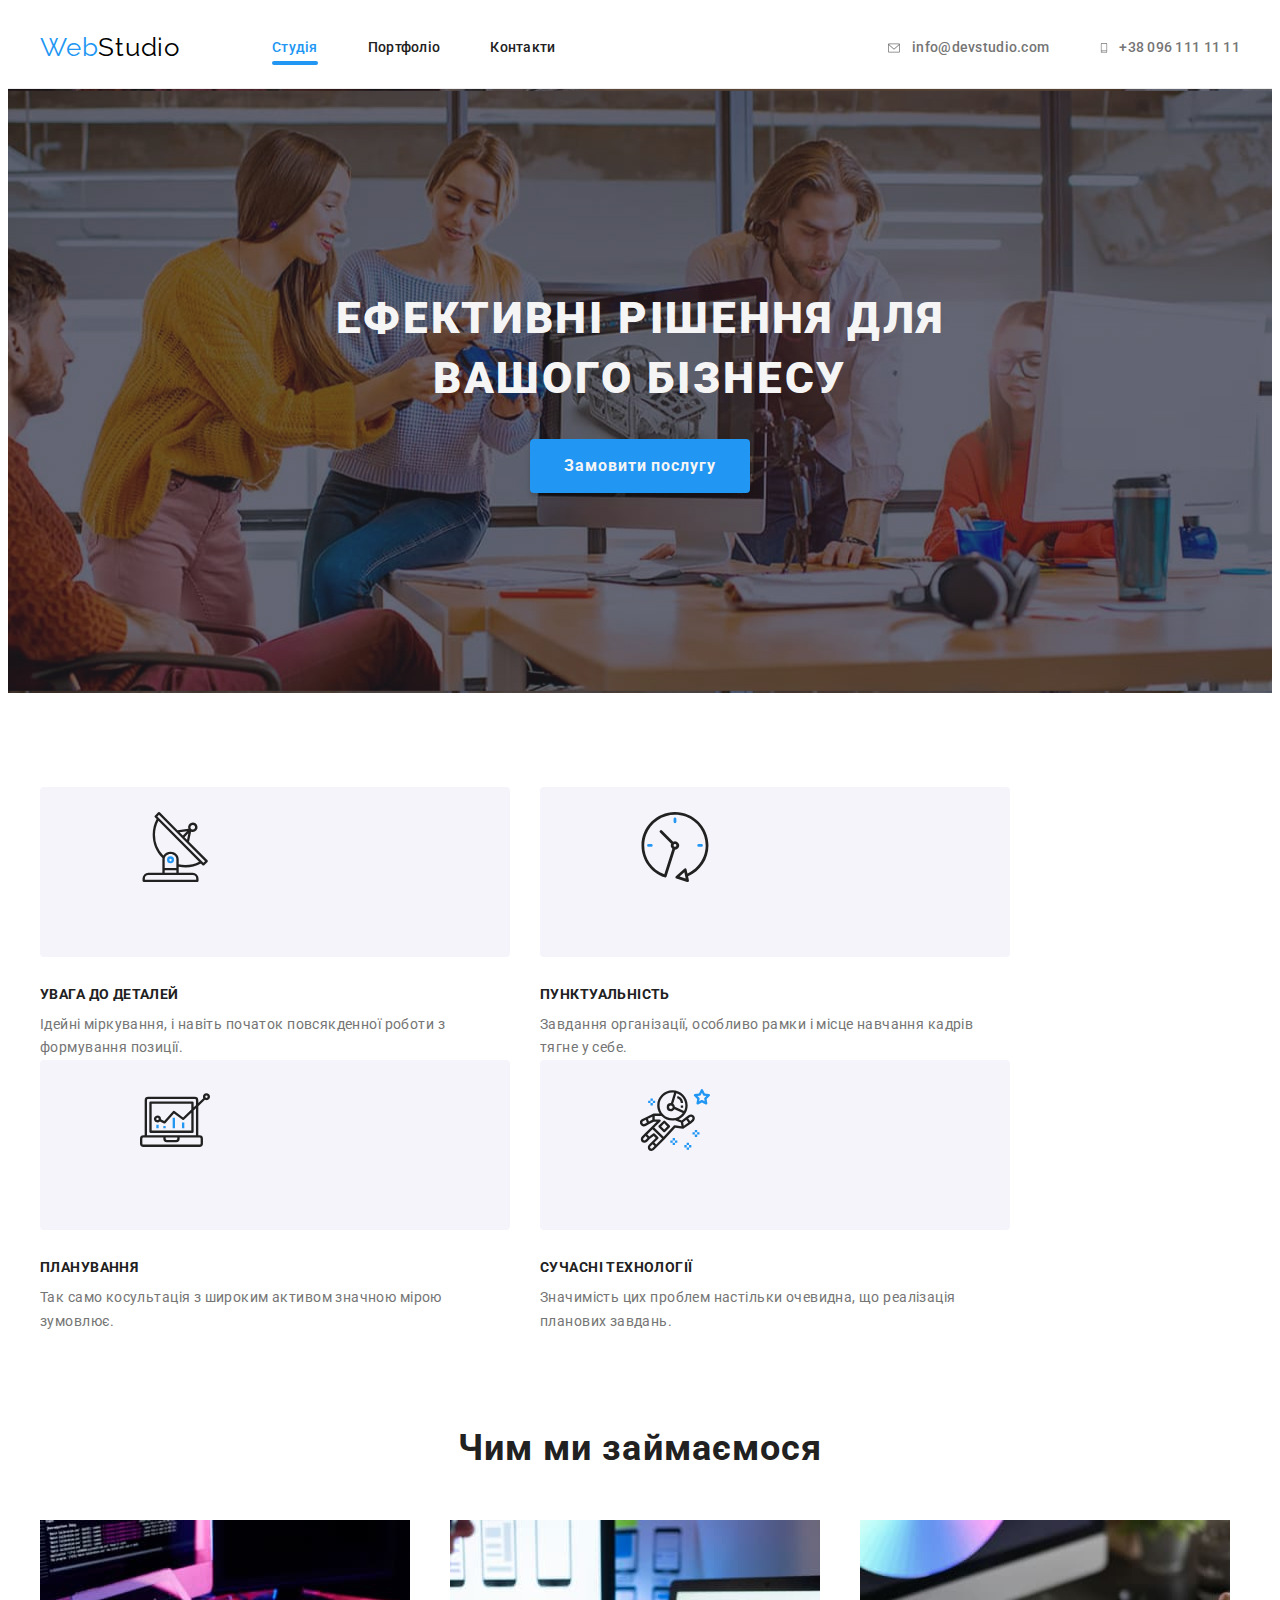
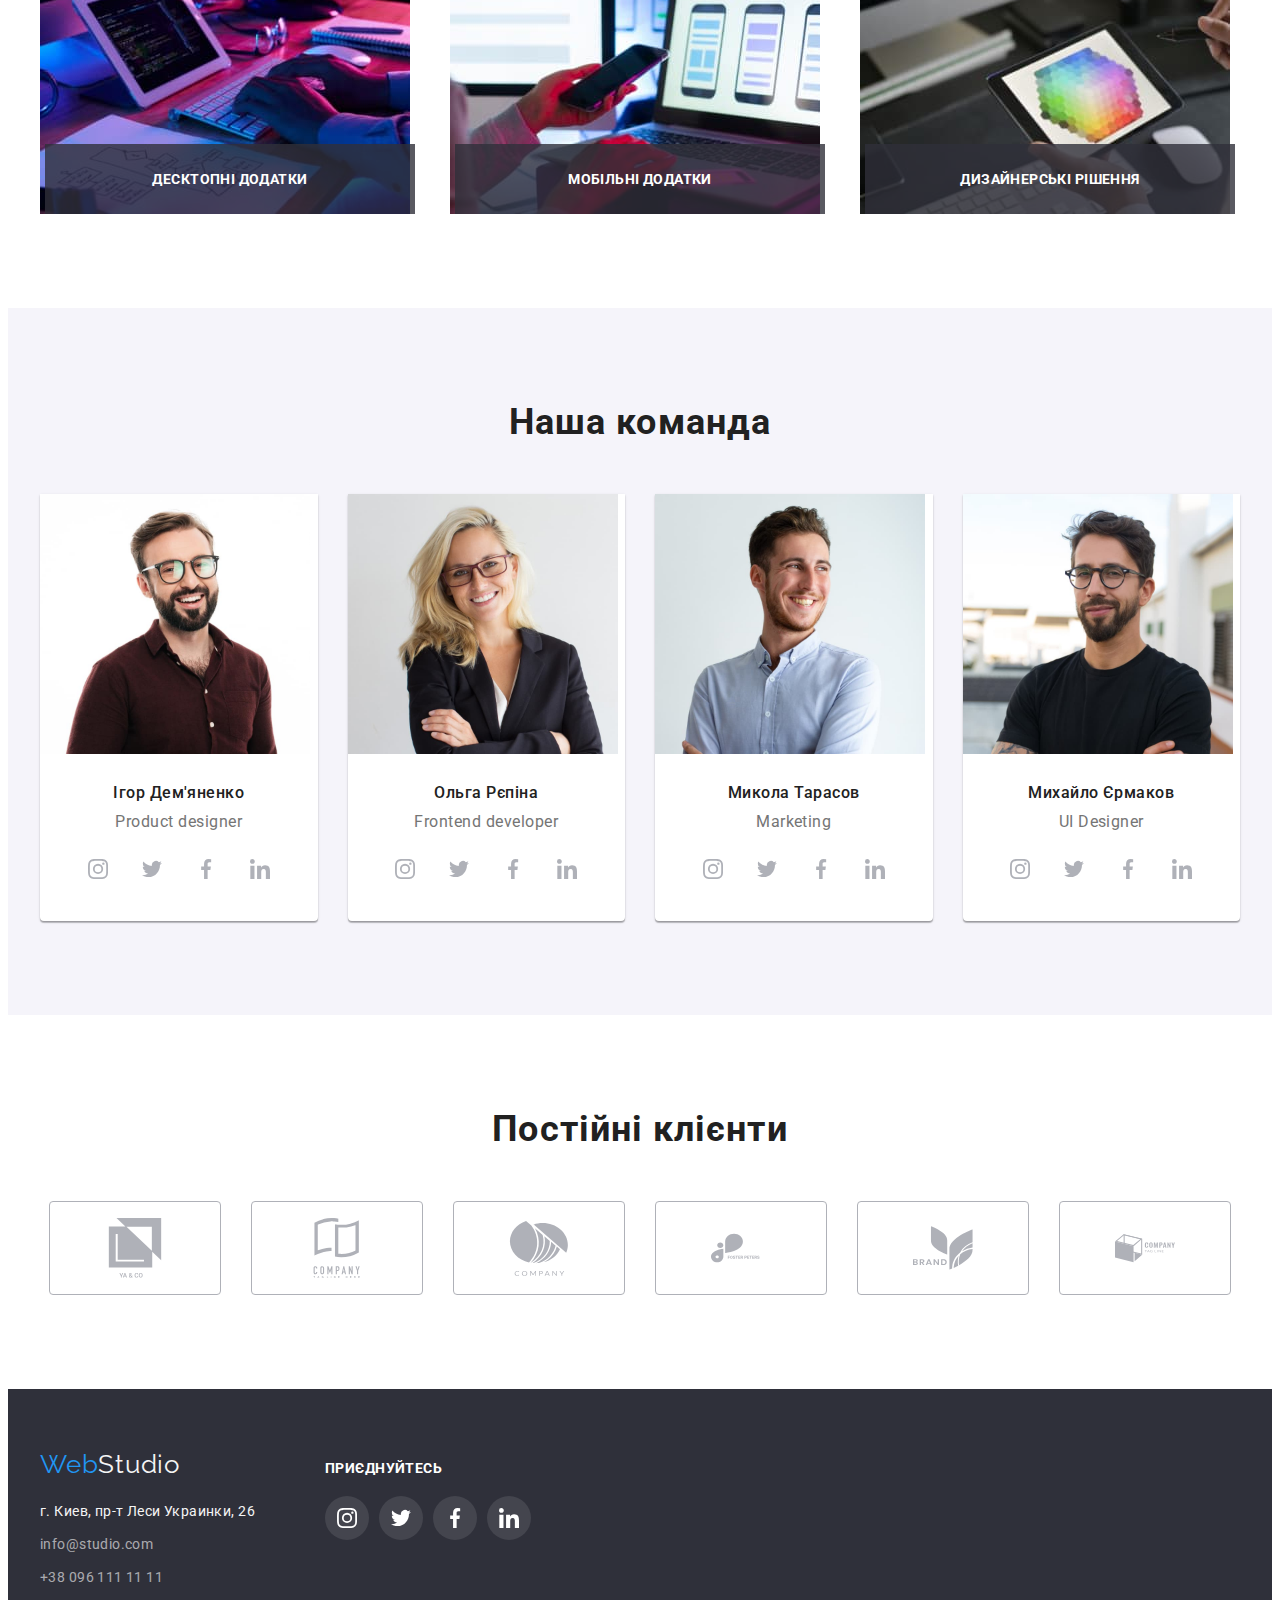
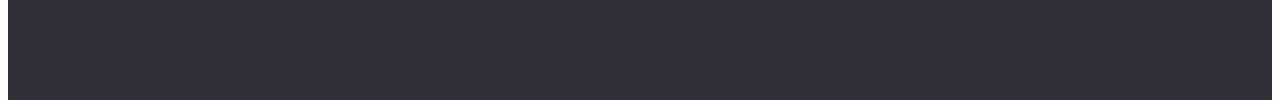
<file: index.html>
<!DOCTYPE html>
<html lang="uk">
  <head>
    <title>Студія</title>
    <meta charset="utf-8" />
    <meta name="description" content="ефективні рішення для бізнесу" />
    <link
      href="https://fonts.googleapis.com/css2?family=Raleway:wght@700&family=Roboto:wght@400;500;700;900&display=swap"
      rel="stylesheet"
    />
    <link
      rel="stylesheet"
      href="https://cdnjs.cloudflare.com/ajax/libs/modern-normalize/1.1.0/modern-normalize.min.css"
      integrity="sha512-wpPYUAdjBVSE4KJnH1VR1HeZfpl1ub8YT/NKx4PuQ5NmX2tKuGu6U/JRp5y+Y8XG2tV+wKQpNHVUX03MfMFn9Q=="
      crossorigin="anonymous"
      referrerpolicy="no-referrer"
    />
    <link rel="stylesheet" href="./css/styles.css" />
  </head>
  <body>
    <header class="header">
      <div class="container header-container">
        <nav class="header-nav">
          <a class="link logo header-logo" href="./index.html" lang="en"
            ><span>Web</span>Studio</a
          >
          <ul class="list header-list">
            <li class="header-item">
              <a
                class="link header-link header-item current"
                href="./index.html"
                >Студія</a
              >
            </li>
            <li class="header-item">
              <a class="link header-link header-item" href="./portfolio.html"
                >Портфоліо</a
              >
            </li>
            <li class="header-item">
              <a class="link header-link header-item" href="#">Контакти</a>
            </li>
          </ul>
        </nav>
        <ul class="list header-contact-list">
          <li>
            <a
              class="link header-link header-contact"
              href="mailto:info@devstudio.com"
            >
              <svg class="contact-icon" width="16" height="12">
                <use href="./images/icons.svg#icon-envelope"></use>
              </svg>
              info@devstudio.com</a
            >
          </li>
          <li>
            <a class="link header-link header-contact" href="tel:+380961111111">
              <svg class="contact-icon" width="10" height="16">
                <use href="./images/icons.svg#icon-smartphone"></use>
              </svg>
              +38 096 111 11 11</a
            >
          </li>
        </ul>
      </div>
    </header>
    <main>
      <section class="hero">
        <div class="container">
          <h1 class="hero-title">Ефективні рішення для вашого бізнесу</h1>
          <button type="button" class="hero-button" data-modal-open>
            Замовити послугу
          </button>
        </div>
      </section>
      <section class="text">
        <div class="container">
          <h2 class="text-tittle visually-hidden">Наші особливості</h2>
          <ul class="list text-list">
            <li class="text-item">
              <div class="text-background">
                <svg class="text-icon" width="70" height="70">
                  <use href="./images/icons.svg#icon-group"></use>
                </svg>
              </div>
              <h3 class="text-title">Увага до деталей</h3>
              <p class="text-aside">
                Ідейні міркування, і навіть початок повсякденної роботи з
                формування позиції.
              </p>
            </li>
            <li class="text-item">
              <div class="text-background">
                <svg class="text-icon" width="70" height="70">
                  <use href="./images/icons.svg#icon-clock"></use>
                </svg>
              </div>
              <h3 class="text-title">Пунктуальність</h3>
              <p class="text-aside">
                Завдання організації, особливо рамки і місце навчання кадрів
                тягне у себе.
              </p>
            </li>
            <li class="text-item">
              <div class="text-background">
                <svg class="text-icon" width="70" height="70">
                  <use href="./images/icons.svg#icon-diagram"></use>
                </svg>
              </div>
              <h3 class="text-title">Планування</h3>
              <p class="text-aside">
                Так само косультація з широким активом значною мірою зумовлює.
              </p>
            </li>
            <li class="text-item">
              <div class="text-background">
                <svg class="text-icon" width="70" height="70">
                  <use href="./images/icons.svg#icon-astronaut"></use>
                </svg>
              </div>
              <h3 class="text-title">Сучасні технології</h3>
              <p class="text-aside">
                Значимість цих проблем настільки очевидна, що реалізація
                планових завдань.
              </p>
            </li>
          </ul>
        </div>
      </section>
      <section class="category section">
        <div class="container">
          <h2 class="studio-title category-title">Чим ми займаємося</h2>
          <ul class="list category-list">
            <li class="category-item">
              <div class="category-pic">
                <img
                  class="category-pic"
                  src="./images/htmlcss.jpg"
                  alt="Верстка сайту"
                  width="370"
                />
                <p class="category-text">Десктопні додатки</p>
              </div>
            </li>
            <li class="category-item">
              <div class="category-pic">
                <img
                  class="category-pic"
                  src="./images/design.jpg"
                  alt="Дизайн"
                  width="370"
                />
                <p class="category-text">Мобільні додатки</p>
              </div>
            </li>
            <li class="category-item">
              <div class="category-pic">
                <img
                  class="category-pic"
                  src="./images/colour.jpg"
                  alt="Колористика"
                  width="370"
                />
                <p class="category-text">Дизайнерські рішення</p>
              </div>
            </li>
          </ul>
        </div>
      </section>
      <section class="team section">
        <div class="container">
          <h2 class="studio-title">Наша команда</h2>
          <ul class="list team-list">
            <li class="team-item">
              <img
                src="./images/productdesigner.jpg"
                alt="Ігор Дем'яненко"
                width="270"
                class="team-pic"
              />
              <h3 class="team-name">Ігор Дем'яненко</h3>
              <p class="team-text" lang="en">Product designer</p>
              <ul class="team-links">
                <li class="team-links-list list">
                  <a
                    class="team-link-icon"
                    href=""
                    target="_blank"
                    rel="noopener noreferrer nofollow"
                  >
                    <svg class="team-icon" width="20" height="20">
                      <use href="./images/icons.svg#icon-instagram"></use>
                    </svg>
                  </a>
                </li>
                <li class="team-links-list list">
                  <a
                    class="team-link-icon"
                    href=""
                    target="_blank"
                    rel="noopener noreferrer nofollow"
                  >
                    <svg class="team-icon" width="20" height="20">
                      <use href="./images/icons.svg#icon-twitter"></use>
                    </svg>
                  </a>
                </li>
                <li class="team-links-list list">
                  <a
                    class="team-link-icon"
                    href=""
                    target="_blank"
                    rel="noopener noreferrer nofollow"
                  >
                    <svg class="team-icon" width="20" height="20">
                      <use href="./images/icons.svg#icon-facebook"></use>
                    </svg>
                  </a>
                </li>
                <li class="team-links-list list">
                  <a
                    class="team-link-icon"
                    href=""
                    target="_blank"
                    rel="noopener noreferrer nofollow"
                  >
                    <svg class="team-icon" width="20" height="20">
                      <use href="./images/icons.svg#icon-linkedin"></use>
                    </svg>
                  </a>
                </li>
              </ul>
            </li>
            <li class="team-item">
              <img
                src="./images/frontenddeveloper.jpg"
                alt="Ольга Рєпіна"
                width="270"
                class="team-pic"
              />
              <h3 class="team-name">Ольга Рєпіна</h3>
              <p class="team-text" lang="en">Frontend developer</p>
              <ul class="team-links">
                <li class="team-links-list list">
                  <a
                    class="team-link-icon"
                    href=""
                    target="_blank"
                    rel="noopener noreferrer nofollow"
                  >
                    <svg class="team-icon" width="20" height="20">
                      <use href="./images/icons.svg#icon-instagram"></use>
                    </svg>
                  </a>
                </li>
                <li class="team-links-list list">
                  <a
                    class="team-link-icon"
                    href=""
                    target="_blank"
                    rel="noopener noreferrer nofollow"
                  >
                    <svg class="team-icon" width="20" height="20">
                      <use href="./images/icons.svg#icon-twitter"></use>
                    </svg>
                  </a>
                </li>
                <li class="team-links-list list">
                  <a
                    class="team-link-icon"
                    href=""
                    target="_blank"
                    rel="noopener noreferrer nofollow"
                  >
                    <svg class="team-icon" width="20" height="20">
                      <use href="./images/icons.svg#icon-facebook"></use>
                    </svg>
                  </a>
                </li>
                <li class="team-links-list list">
                  <a
                    class="team-link-icon"
                    href=""
                    target="_blank"
                    rel="noopener noreferrer nofollow"
                  >
                    <svg class="team-icon" width="20" height="20">
                      <use href="./images/icons.svg#icon-linkedin"></use>
                    </svg>
                  </a>
                </li>
              </ul>
            </li>
            <li class="team-item">
              <img
                src="./images/marketing.jpg"
                alt="Микола Тарасов"
                width="270"
                class="team-pic"
              />
              <h3 class="team-name">Микола Тарасов</h3>
              <p class="team-text" lang="en">Marketing</p>
              <ul class="team-links">
                <li class="team-links-list list">
                  <a
                    class="team-link-icon"
                    href=""
                    target="_blank"
                    rel="noopener noreferrer nofollow"
                  >
                    <svg class="team-icon" width="20" height="20">
                      <use href="./images/icons.svg#icon-instagram"></use>
                    </svg>
                  </a>
                </li>
                <li class="team-links-list list">
                  <a
                    class="team-link-icon"
                    href=""
                    target="_blank"
                    rel="noopener noreferrer nofollow"
                  >
                    <svg class="team-icon" width="20" height="20">
                      <use href="./images/icons.svg#icon-twitter"></use>
                    </svg>
                  </a>
                </li>
                <li class="team-links-list list">
                  <a
                    class="team-link-icon"
                    href=""
                    target="_blank"
                    rel="noopener noreferrer nofollow"
                  >
                    <svg class="team-icon" width="20" height="20">
                      <use href="./images/icons.svg#icon-facebook"></use>
                    </svg>
                  </a>
                </li>
                <li class="team-links-list list">
                  <a
                    class="team-link-icon"
                    href=""
                    target="_blank"
                    rel="noopener noreferrer nofollow"
                  >
                    <svg class="team-icon" width="20" height="20">
                      <use href="./images/icons.svg#icon-linkedin"></use>
                    </svg>
                  </a>
                </li>
              </ul>
            </li>
            <li class="team-item">
              <img
                src="./images/uidesigner.jpg"
                alt="Михайло Єрмаков"
                width="270"
                class="team-pic"
              />
              <h3 class="team-name">Михайло Єрмаков</h3>
              <p class="team-text" lang="en">UI Designer</p>
              <ul class="team-links">
                <li class="team-links-list list">
                  <a
                    class="team-link-icon"
                    href=""
                    target="_blank"
                    rel="noopener noreferrer nofollow"
                  >
                    <svg class="team-icon" width="20" height="20">
                      <use href="./images/icons.svg#icon-instagram"></use>
                    </svg>
                  </a>
                </li>
                <li class="team-links-list list">
                  <a
                    class="team-link-icon"
                    href=""
                    target="_blank"
                    rel="noopener noreferrer nofollow"
                  >
                    <svg class="team-icon" width="20" height="20">
                      <use href="./images/icons.svg#icon-twitter"></use>
                    </svg>
                  </a>
                </li>
                <li class="team-links-list list">
                  <a
                    class="team-link-icon"
                    href=""
                    target="_blank"
                    rel="noopener noreferrer nofollow"
                  >
                    <svg class="team-icon" width="20" height="20">
                      <use href="./images/icons.svg#icon-facebook"></use>
                    </svg>
                  </a>
                </li>
                <li class="team-links-list list">
                  <a
                    class="team-link-icon"
                    href=""
                    target="_blank"
                    rel="noopener noreferrer nofollow"
                  >
                    <svg class="team-icon" width="20" height="20">
                      <use href="./images/icons.svg#icon-linkedin"></use>
                    </svg>
                  </a>
                </li>
              </ul>
            </li>
          </ul>
        </div>
      </section>
      <section class="category section">
        <div class="container">
          <h2 class="clients studio-title">Постійні клієнти</h2>
          <ul class="list clients-list">
            <li class="clients-item">
              <a class="clients-link" href="">
                <svg class="clients-icon" width="106" height="60">
                  <use href="./images/icons.svg#icon-yaco"></use>
                </svg>
              </a>
            </li>
            <li class="clients-item">
              <a class="clients-link" href="">
                <svg class="clients-icon" width="106" height="60">
                  <use href="./images/icons.svg#icon-here"></use>
                </svg>
              </a>
            </li>
            <li class="clients-item">
              <a class="clients-link" href="">
                <svg class="clients-icon" width="106" height="60">
                  <use href="./images/icons.svg#icon-company"></use>
                </svg>
              </a>
            </li>
            <li class="clients-item">
              <a class="clients-link" href="">
                <svg class="clients-icon" width="106" height="60">
                  <use href="./images/icons.svg#icon-fosterpeters"></use>
                </svg>
              </a>
            </li>
            <li class="clients-item">
              <a class="clients-link" href="">
                <svg class="clients-icon" width="106" height="60">
                  <use href="./images/icons.svg#icon-brand"></use>
                </svg>
              </a>
            </li>
            <li class="clients-item">
              <a class="clients-link" href="">
                <svg class="clients-icon" width="106" height="60">
                  <use href="./images/icons.svg#icon-tagline"></use>
                </svg>
              </a>
            </li>
          </ul>
        </div>
      </section>
    </main>
    <footer class="footer">
      <div class="container footer-container">
        <div class="container-address">
          <a class="link logo footer-logo" href="./index.html" lang="en"
            ><span>Web</span>Studio</a
          >
          <address class="footer-address">
            <ul class="list footer-list">
              <li class="footer-item">
                <a
                  class="link footer-contact place"
                  href="https://goo.gl/maps/CPtrU1FHBa2aNyZL9"
                  target="_blank"
                  rel="noopener noreferrer nofollow"
                  >г. Киев, пр-т Леси Украинки, 26</a
                >
              </li>
              <li class="footer-item">
                <a class="link footer-contact" href="mailto:info@studio.com"
                  >info@studio.com</a
                >
              </li>
              <li class="footer-item">
                <a class="link footer-contact" href="tel:+380961111111"
                  >+38 096 111 11 11</a
                >
              </li>
            </ul>
          </address>
        </div>
        <div class="box">
          <h2 class="follow-title">Приєднуйтесь</h2>
          <ul class="follow-list">
            <li class="follow-item">
              <a class="follow-link" href="">
                <svg class="follow-icon" width="20" height="20">
                  <use href="./images/icons.svg#icon-instagram"></use>
                </svg>
              </a>
            </li>
            <li class="follow-item">
              <a class="follow-link" href="">
                <svg class="follow-icon" width="20" height="20">
                  <use href="./images/icons.svg#icon-twitter"></use>
                </svg>
              </a>
            </li>
            <li class="follow-item">
              <a class="follow-link" href="">
                <svg class="follow-icon" width="20" height="20">
                  <use href="./images/icons.svg#icon-facebook"></use>
                </svg>
              </a>
            </li>
            <li class="follow-item">
              <a class="follow-link" href="">
                <svg class="follow-icon" width="20" height="20">
                  <use href="./images/icons.svg#icon-linkedin"></use>
                </svg>
              </a>
            </li>
          </ul>
        </div>
      </div>
    </footer>
    <div class="backdrop is-hidden" data-modal>
      <div class="modal">
        <bottom class="close-btn" data-modal-close>
          <svg class="close-icon" width="11" height="11">
            <use href="./images/icons.svg#icon-close"></use>
          </svg>
        </bottom>
      </div>
    </div>
    <script src="./js/modal.js"></script>
  </body>
</html>
</file>
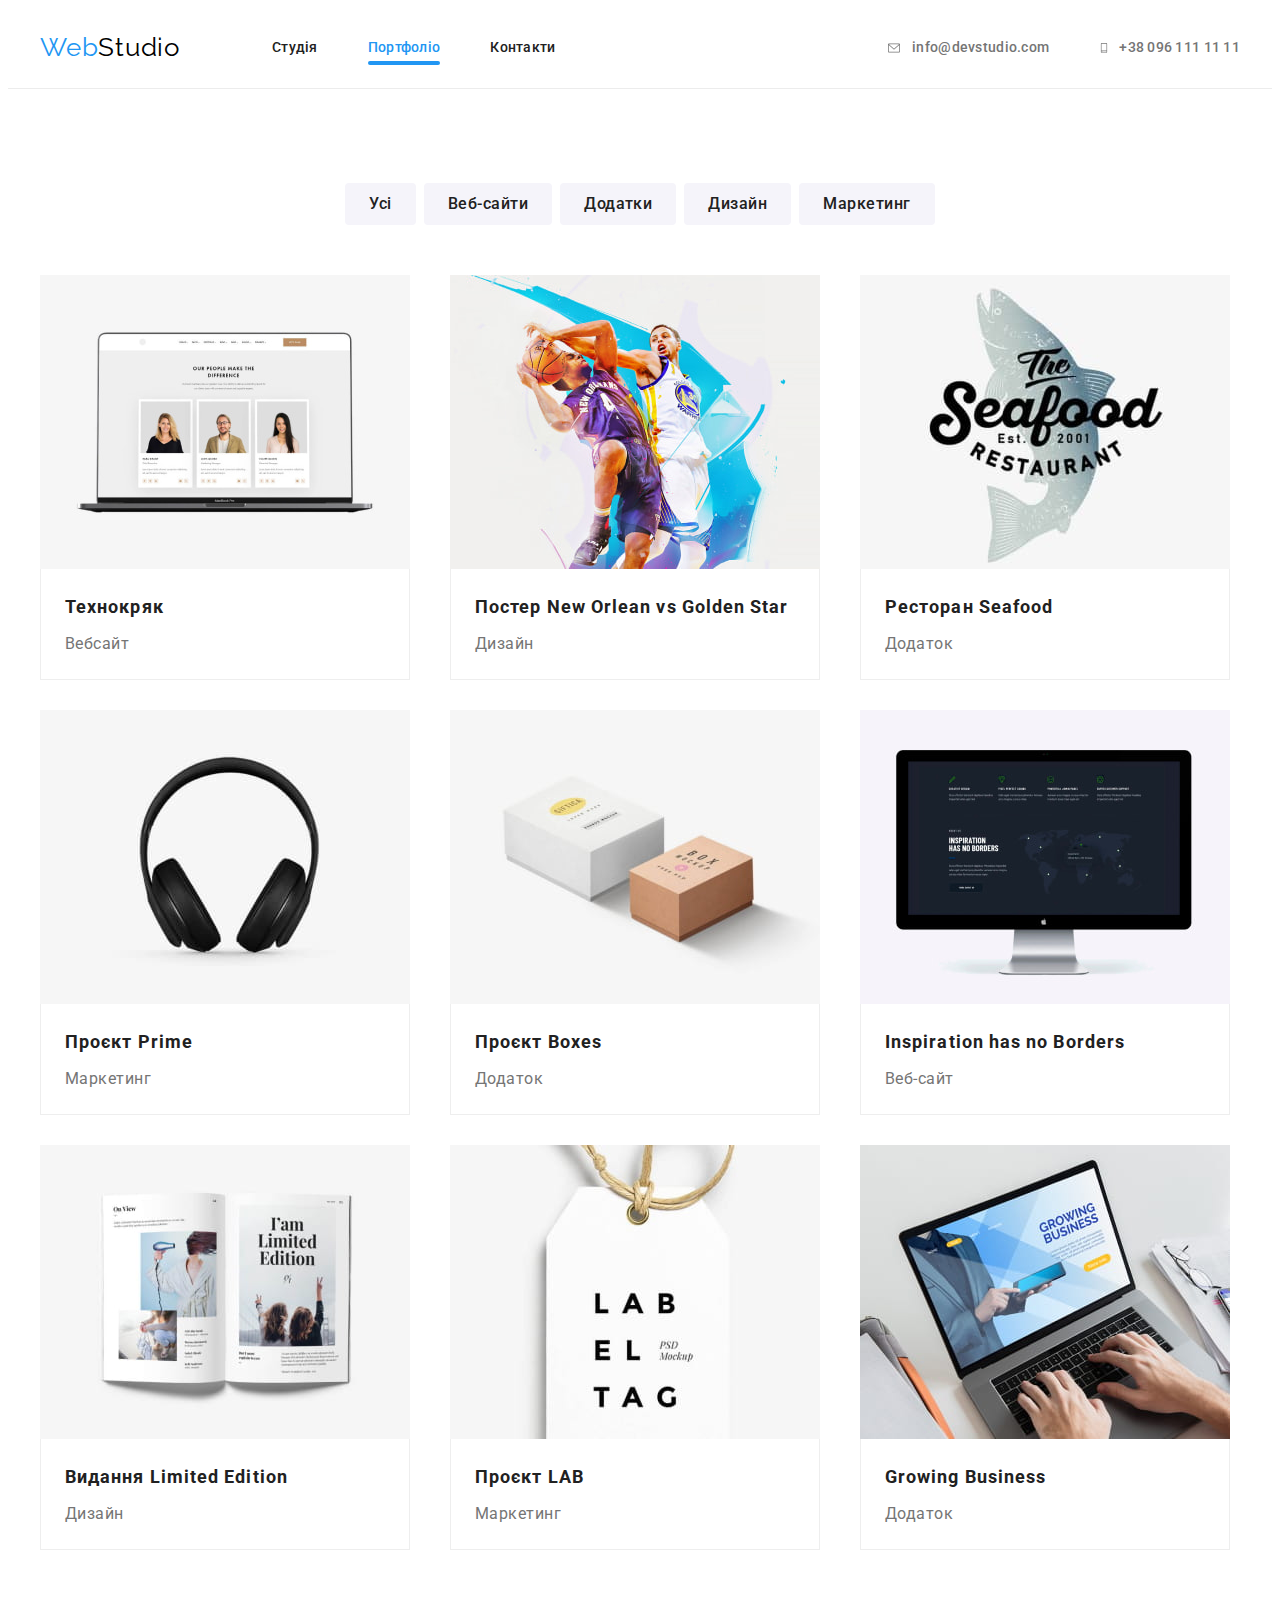
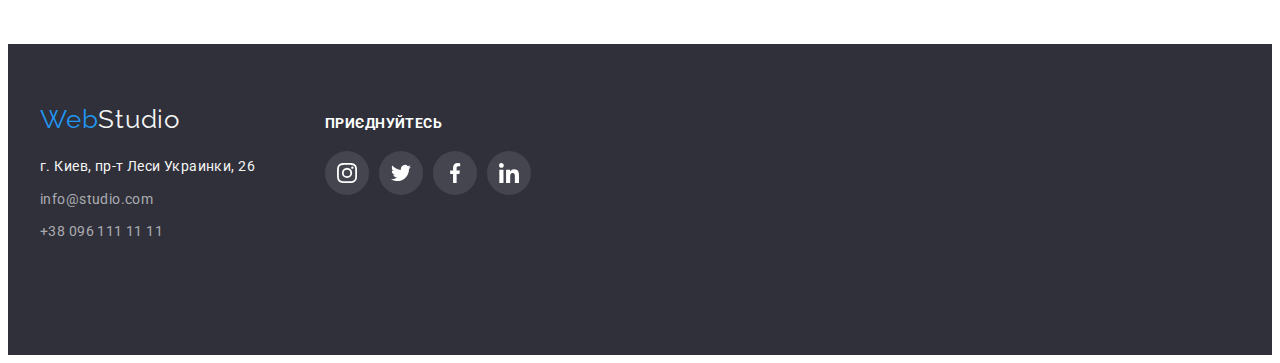
<file: portfolio.html>
<!DOCTYPE html>
<html lang="uk">
  <head>
    <meta charset="UTF-8" />
    <meta name="description" content="Портфоліо" />
    <link
      href="https://fonts.googleapis.com/css2?family=Raleway:wght@700&family=Roboto:wght@400;500;700;900&display=swap"
      rel="stylesheet"
    />
    <link
      rel="stylesheet"
      href="https://cdnjs.cloudflare.com/ajax/libs/modern-normalize/1.1.0/modern-normalize.min.css"
      integrity="sha512-wpPYUAdjBVSE4KJnH1VR1HeZfpl1ub8YT/NKx4PuQ5NmX2tKuGu6U/JRp5y+Y8XG2tV+wKQpNHVUX03MfMFn9Q=="
      crossorigin="anonymous"
      referrerpolicy="no-referrer"
    />
    <link rel="stylesheet" href="./css/styles.css" />
    <title>Портфоліо</title>
  </head>
  <body>
    <header class="header">
      <div class="container header-container">
        <nav class="header-nav">
          <a class="link logo header-logo" href="./index.html" lang="en"
            ><span>Web</span>Studio</a
          >
          <ul class="list header-list">
            <li class="header-item">
              <a class="link header-link header-item" href="./index.html"
                >Студія</a
              >
            </li>
            <li class="header-item">
              <a
                class="link header-link header-item current"
                href="./portfolio.html"
                >Портфоліо</a
              >
            </li>
            <li class="header-item">
              <a class="link header-link header-item" href="#">Контакти</a>
            </li>
          </ul>
        </nav>
        <ul class="list header-contact-list">
          <li>
            <a
              class="link header-link header-contact"
              href="mailto:info@devstudio.com"
            >
              <svg class="contact-icon" width="16" height="12">
                <use href="./images/icons.svg#icon-envelope"></use>
              </svg>
              info@devstudio.com</a
            >
          </li>
          <li>
            <a class="link header-link header-contact" href="tel:+380961111111">
              <svg class="contact-icon" width="10" height="16">
                <use href="./images/icons.svg#icon-smartphone"></use>
              </svg>
              +38 096 111 11 11</a
            >
          </li>
        </ul>
      </div>
    </header>
    <main>
      <section class="portfolio section">
        <div class="container">
          <h1 class="visually-hidden">Портфоліо</h1>
          <ul class="list btn-list">
            <li><button class="btn" type="button">Усі</button></li>
            <li><button class="btn" type="button">Веб-сайти</button></li>
            <li><button class="btn" type="button">Додатки</button></li>
            <li><button class="btn" type="button">Дизайн</button></li>
            <li><button class="btn" type="button">Маркетинг</button></li>
          </ul>
          <ul class="list portfolio-list">
            <li class="portfolio-item">
              <a href="#" class="link portfolio-link">
                <div class="portfolio-container">
                  <img
                    class="portfolio-pic"
                    src="./images/people.jpg"
                    alt="Картки людей"
                    width="370"
                  />
                  <p class="portfolio-description">
                    Ресурс пропонує комплексні пропозиції з різним рівнем
                    функціоналу та сервісів. Все це дозволить відвідувачу
                    отримати вичерпні відомості про компанію чи приватну особу.
                  </p>
                </div>
                <div class="text-border">
                  <h2 class="portfolio-subject">Технокряк</h2>
                  <p class="portfolio-text">Вебсайт</p>
                </div>
              </a>
            </li>
            <li class="portfolio-item">
              <a href="#" class="link portfolio-link">
                <div class="portfolio-container">
                  <img
                    class="portfolio-pic"
                    src="./images/ball.jpg"
                    alt="Постер гри в баскетбол"
                    width="370"
                  />
                  <p class="portfolio-description">
                    Ресурс пропонує комплексні пропозиції з різним рівнем
                    функціоналу та сервісів. Все це дозволить відвідувачу
                    отримати вичерпні відомості про компанію чи приватну особу.
                  </p>
                </div>
                <div class="text-border">
                  <h2 class="portfolio-subject">
                    Постер <span lang="en">New Orlean vs Golden Star</span>
                  </h2>
                  <p class="portfolio-text">Дизайн</p>
                </div>
              </a>
            </li>
            <li class="portfolio-item">
              <a href="#" class="link portfolio-link">
                <div class="portfolio-container">
                  <img
                    class="portfolio-pic"
                    src="./images/seafood.jpg"
                    alt="Емблема рибного ресторану"
                    width="370"
                  />
                  <p class="portfolio-description">
                    Ресурс пропонує комплексні пропозиції з різним рівнем
                    функціоналу та сервісів. Все це дозволить відвідувачу
                    отримати вичерпні відомості про компанію чи приватну особу.
                  </p>
                </div>
                <div class="text-border">
                  <h2 class="portfolio-subject">
                    Ресторан <span lang="en">Seafood</span>
                  </h2>
                  <p class="portfolio-text">Додаток</p>
                </div>
              </a>
            </li>
            <li class="portfolio-item">
              <a href="#" class="link portfolio-link">
                <div class="portfolio-container">
                  <img
                    class="portfolio-pic"
                    src="./images/headphone.jpg"
                    alt="Навушники"
                    width="370"
                  />
                  <p class="portfolio-description">
                    Ресурс пропонує комплексні пропозиції з різним рівнем
                    функціоналу та сервісів. Все це дозволить відвідувачу
                    отримати вичерпні відомості про компанію чи приватну особу.
                  </p>
                </div>
                <div class="text-border">
                  <h2 class="portfolio-subject">
                    Проєкт <span lang="en">Prime</span>
                  </h2>
                  <p class="portfolio-text">Маркетинг</p>
                </div>
              </a>
            </li>
            <li class="portfolio-item">
              <a href="#" class="link portfolio-link">
                <div class="portfolio-container">
                  <img
                    class="portfolio-pic"
                    src="./images/boxes.jpg"
                    alt="Коробки"
                    width="370"
                  />
                  <p class="portfolio-description">
                    Ресурс пропонує комплексні пропозиції з різним рівнем
                    функціоналу та сервісів. Все це дозволить відвідувачу
                    отримати вичерпні відомості про компанію чи приватну особу.
                  </p>
                </div>
                <div class="text-border">
                  <h2 class="portfolio-subject">
                    Проєкт <span lang="en">Boxes</span>
                  </h2>
                  <p class="portfolio-text">Додаток</p>
                </div>
              </a>
            </li>
            <li class="portfolio-item">
              <a href="#" class="link portfolio-link">
                <div class="portfolio-container">
                  <img
                    class="portfolio-pic"
                    src="./images/computer.jpg"
                    alt="Монітор"
                    width="370"
                  />
                  <p class="portfolio-description">
                    Ресурс пропонує комплексні пропозиції з різним рівнем
                    функціоналу та сервісів. Все це дозволить відвідувачу
                    отримати вичерпні відомості про компанію чи приватну особу.
                  </p>
                </div>
                <div class="text-border">
                  <h2 class="portfolio-subject" lang="en">
                    Inspiration has no Borders
                  </h2>
                  <p class="portfolio-text">Веб-сайт</p>
                </div>
              </a>
            </li>
            <li class="portfolio-item">
              <a href="#" class="link portfolio-link">
                <div class="portfolio-container">
                  <img
                    class="portfolio-pic"
                    src="./images/magazine.jpg"
                    alt="Журнал"
                    width="370"
                  />
                  <p class="portfolio-description">
                    Ресурс пропонує комплексні пропозиції з різним рівнем
                    функціоналу та сервісів. Все це дозволить відвідувачу
                    отримати вичерпні відомості про компанію чи приватну особу.
                  </p>
                </div>
                <div class="text-border">
                  <h2 class="portfolio-subject">
                    Видання Limited <span lang="en">Edition</span>
                  </h2>
                  <p class="portfolio-text">Дизайн</p>
                </div>
              </a>
            </li>
            <li class="portfolio-item">
              <a href="#" class="link portfolio-link">
                <div class="portfolio-container">
                  <img
                    class="portfolio-pic"
                    src="./images/lab.jpg"
                    alt="Емблема"
                    width="370"
                  />
                  <p class="portfolio-description">
                    Ресурс пропонує комплексні пропозиції з різним рівнем
                    функціоналу та сервісів. Все це дозволить відвідувачу
                    отримати вичерпні відомості про компанію чи приватну особу.
                  </p>
                </div>
                <div class="text-border">
                  <h2 class="portfolio-subject">
                    Проєкт <span lang="en">LAB</span>
                  </h2>
                  <p class="portfolio-text">Маркетинг</p>
                </div>
              </a>
            </li>
            <li class="portfolio-item">
              <a href="#" class="link portfolio-link">
                <div class="portfolio-container">
                  <img
                    class="portfolio-pic"
                    src="./images/keyboard.jpg"
                    alt="Ноутбук"
                    width="370"
                  />
                  <p class="portfolio-description">
                    Ресурс пропонує комплексні пропозиції з різним рівнем
                    функціоналу та сервісів. Все це дозволить відвідувачу
                    отримати вичерпні відомості про компанію чи приватну особу.
                  </p>
                </div>
                <div class="text-border">
                  <h2 class="portfolio-subject" lang="en">Growing Business</h2>
                  <p class="portfolio-text">Додаток</p>
                </div>
              </a>
            </li>
          </ul>
        </div>
      </section>
    </main>
    <footer class="footer">
      <div class="container footer-container">
        <div class="container-address">
          <a class="link logo footer-logo" href="./index.html" lang="en"
            ><span>Web</span>Studio</a
          >
          <address class="footer-address">
            <ul class="list footer-list">
              <li class="footer-item">
                <a
                  class="link footer-contact place"
                  href="https://goo.gl/maps/CPtrU1FHBa2aNyZL9"
                  target="_blank"
                  rel="noopener noreferrer nofollow"
                  >г. Киев, пр-т Леси Украинки, 26</a
                >
              </li>
              <li class="footer-item">
                <a class="link footer-contact" href="mailto:info@studio.com"
                  >info@studio.com</a
                >
              </li>
              <li class="footer-item">
                <a class="link footer-contact" href="tel:+380961111111"
                  >+38 096 111 11 11</a
                >
              </li>
            </ul>
          </address>
        </div>
        <div class="box">
          <h2 class="follow-title">Приєднуйтесь</h2>
          <ul class="follow-list">
            <li class="follow-item">
              <a class="follow-link" href="">
                <svg class="follow-icon" width="20" height="20">
                  <use href="./images/icons.svg#icon-instagram"></use>
                </svg>
              </a>
            </li>
            <li class="follow-item">
              <a class="follow-link" href="">
                <svg class="follow-icon" width="20" height="20">
                  <use href="./images/icons.svg#icon-twitter"></use>
                </svg>
              </a>
            </li>
            <li class="follow-item">
              <a class="follow-link" href="">
                <svg class="follow-icon" width="20" height="20">
                  <use href="./images/icons.svg#icon-facebook"></use>
                </svg>
              </a>
            </li>
            <li class="follow-item">
              <a class="follow-link" href="">
                <svg class="follow-icon" width="20" height="20">
                  <use href="./images/icons.svg#icon-linkedin"></use>
                </svg>
              </a>
            </li>
          </ul>
        </div>
      </div>
    </footer>
  </body>
</html>
</file>
<file: css/styles.css>
html {
  box-sizing: border-box;
}
:root {
  --primary-text-color: #212121;
  --text-color: #000000;
  --basic-color: #f5f5f5;
  --second-basic-color: #ffffff;
  --background-color: #f5f4fa;
  --accent-color: #2196f3;
  --small-text-color: #757575;
  --shadow-text-color: rgba(255, 255, 255, 0.6);
  --icon-color: #afb1b8;
  --text-size: 14px;
}

a {
  text-decoration: none;
  color: inherit;
}
p,
h1,
h2,
h3,
h4,
h5,
h6 {
  margin: 0;
}
ul {
  margin: 0;
  padding: 0;
  list-style: none;
}
button {
  cursor: pointer;
}
a {
  text-decoration: none;
}
img {
  display: block;
  max-width: 100%;
  height: auto;
}

body {
  font-family: "Roboto", sans-serif;
  background-color: var(--second-basic-color);
  color: var(--primary-text-color);
}

.container {
  width: 1200px;
  padding-left: 15px;
  padding-right: 15px;
  margin: 0 auto;
}
/*-----------LOGO----------*/
.link {
  text-decoration: none;
}
.list {
  list-style-type: none;
}
.logo {
  font-size: 26px;
  line-height: 1.19;
  letter-spacing: 0.03em;
}
.logo.header-logo {
  font-family: "Raleway", sans-serif;
  color: var(--text-color);
}
.logo span {
  color: var(--accent-color);
}
.logo.footer-logo {
  font-family: "Raleway", sans-serif;
  color: var(--basic-color);
}
.header-logo {
  margin-right: 92px;
  padding-top: 24px;
  padding-bottom: 25px;
}

/*-------HEADER----------*/
.header {
  border-bottom: 1px solid #ececec;
}
.header-link {
  font-weight: 500;
  font-size: var(--text-size);
  line-height: 1.14;
  letter-spacing: 0.02em;
}
.header-item {
  color: var(--primary-text-color);

  transition: color 250ms cubic-bezier(0.4, 0, 0.2, 1);
}

.header-contact {
  color: var(--small-text-color);
}
.header-item:hover,
.header-item:focus {
  color: var(--accent-color);
}

.header-list .header-item.current {
  color: var(--accent-color);
  outline: none;
}
.header-item {
  position: relative;
}

.current::after {
  content: "";
  bottom: -1px;
  position: absolute;
  left: 0;
  width: 100%;
  height: 4px;
  border-radius: 2px;
  display: block;
  background-color: var(--accent-color);

  transform: translateY(-600%);
  transition: transform 200ms cubic-bezier(0.4, 0, 0.2, 1);
}

.current:hover::after {
  transform: translateY(0%);
}
.header-link {
  display: block;
  padding: 32px 0;
}
.header-contact:hover,
.header-contact:focus {
  color: var(--accent-color);
}

.header-list {
  display: flex;
  gap: 50px;
}

.header-nav {
  display: flex;
  align-items: center;
}
.header-contact-list {
  display: flex;
  margin-left: auto;
  gap: 50px;
  align-items: center;
}
.header-container {
  display: flex;
}

.header-contact {
  display: flex;
  align-items: center;

  transition: color 250ms cubic-bezier(0.4, 0, 0.2, 1);
}

.contact-icon {
  margin-right: 10px;
  fill: currentColor;

  transition: fill 250ms cubic-bezier(0.4, 0, 0.2, 1);
}

.contact-icon:hover,
.contact-icon:focus {
  fill: var(--accent-color);
}

/*------------HERO------------*/
.hero {
  background-color: #2f303a;
  max-width: 1600px;
  margin: 0 auto;
  background-image: linear-gradient(
      to right,
      rgba(47, 48, 58, 0.4),
      rgba(47, 48, 58, 0.4)
    ),
    url(../images/hero.jpg);
  background-position: center;
  padding-top: 200px;
  padding-bottom: 200px;
}
.hero-title {
  color: var(--basic-color);
  font-weight: 900;
  font-size: 44px;
  line-height: 1.36;
  text-align: center;
  letter-spacing: 0.06em;
  text-transform: uppercase;
  max-width: 696px;
  margin: 0 auto;
  margin-bottom: 30px;
}
.hero-button {
  font-family: inherit;
  font-weight: 700;
  font-size: 16px;
  line-height: 1.87;
  background-color: var(--accent-color);
  color: var(--basic-color);
  box-shadow: 0px 4px 4px rgba(0, 0, 0, 0.15);
  cursor: pointer;
  border-color: transparent;
  border-radius: 4px;
  letter-spacing: 0.06em;
  display: block;
  margin: 0 auto;
  padding: 10px 32px;
  min-width: 216;
  height: 50;

  transition: background-color 250ms cubic-bezier(0.4, 0, 0.2, 1);
}

.hero-button:hover,
.hero-button:focus {
  background-color: #188ce8;
}
/*------ОСОБЛИВОСТІ-------*/
.text {
  padding-top: 94px;
}
.text-title {
  font-size: var(--text-size);
  line-height: 1.14;
  letter-spacing: 0.03em;
  text-transform: uppercase;
  margin-bottom: 10px;
}
.text-aside {
  font-size: var(--text-size);
  line-height: 1.71;
  letter-spacing: 0.03em;
  color: var(--small-text-color);
}
.text-list {
  display: flex;
  flex-wrap: wrap;
  margin-right: -30px;
}

.text-item {
  flex-basis: calc((100% / 4 - 30px));
  margin-right: 30px;
}

.text-background {
  display: flex;
  width: 270px;
  height: 120px;
  padding: 25px 100px;
  margin-bottom: 30px;
  background-color: var(--background-color);
  border-radius: 4px;
}

/*--------------СЕКЦІЇ---------*/
.section {
  padding-top: 94px;
  padding-bottom: 94px;
}

.category-list {
  display: flex;
  gap: 30px;
}

.category-item {
  width: calc((100% - 60px) / 3);
}

.category-pic {
  position: relative;
}

.category-text {
  width: 370px;
  height: 70px;
  display: flex;
  justify-content: center;
  align-items: center;
  position: absolute;
  bottom: 0;
  left: 50%;
  transform: translate(-50%);
  font-weight: 700;
  text-transform: uppercase;
  font-size: 14px;
  line-height: 16px;
  letter-spacing: 0.03em;
  color: var(--second-basic-color);
  background-color: rgba(47, 48, 58, 0.8);
}

.studio-title {
  font-size: 36px;
  line-height: 1.16;
  letter-spacing: 0.03em;
  text-align: center;
  margin-bottom: 50px;
}
.team {
  background-color: var(--background-color);
}

.team-list {
  display: flex;
  gap: 30px;
}

.team-item {
  background-color: var(--second-basic-color);
  box-shadow: 0px 1px 3px rgba(0, 0, 0, 0.12), 0px 1px 1px rgba(0, 0, 0, 0.14),
    0px 2px 1px rgba(0, 0, 0, 0.2);
  border-radius: 0px 0px 4px 4px;
  width: calc((100% - 90px) / 4);
}

.team-name {
  font-weight: 500;
  font-size: 16px;
  line-height: 1.18;
  letter-spacing: 0.03em;
  margin-top: 30px;
  text-align: center;
}

.team-text {
  font-size: 16px;
  line-height: 1.18;
  letter-spacing: 0.03em;
  color: var(--small-text-color);
  margin-top: 10px;
  margin-bottom: 16px;
  text-align: center;
}
.team-links {
  display: flex;
  justify-content: center;
  align-items: center;
  width: 44px;
  height: 44px;
  margin: 0;
  padding: 0;
  margin: 0 auto;
  margin-bottom: 30px;
  gap: 10px;
}

.team-link-icon {
  display: flex;
  justify-content: center;
  align-items: center;
  height: 44px;
  width: 44px;
  border-radius: 50%;
  fill: var(--icon-color);

  transition: background-color 250ms cubic-bezier(0.4, 0, 0.2, 1),
    fill 250ms cubic-bezier(0.4, 0, 0.2, 1);
}

.team-link-icon:hover,
.team-link-icon:focus {
  fill: var(--second-basic-color);
  background-color: var(--accent-color);
}
/*----------------------CLIENTS------------------------*/
.clients-list {
  display: flex;
  justify-content: center;
  align-items: center;
  gap: 30px;
}

.clients-link {
  display: flex;
  justify-content: center;
  align-items: center;
  width: 170px;
  height: 92px;
  border: 1px solid #afb1b8;
  border-radius: 4px;
  fill: var(--icon-color);

  transition: border-color 250ms cubic-bezier(0.4, 0, 0.2, 1),
    fill 250ms cubic-bezier(0.4, 0, 0.2, 1);
}

.clients-link:hover,
.clients-link:focus {
  fill: var(--accent-color);
  background-color: var(--second-basic-color);
  border-color: var(--accent-color);
}

/*-------------FOOTER----------------*/
.footer {
  background-color: #2f303a;
  padding-top: 60px;
  padding-bottom: 60px;
}

.footer-place,
.footer-contact {
  font-style: normal;
  font-size: var(--text-size);
  line-height: 1.71;
  letter-spacing: 0.03em;
}

.footer-logo {
  display: inline-block;
  margin-bottom: 20px;
}

.footer-item {
  display: block;
  margin-bottom: 9px;
}

.footer-contact.place {
  color: var(--basic-color);
}

.footer-contact {
  color: var(--shadow-text-color);

  transition: color 250ms cubic-bezier(0.4, 0, 0.2, 1);
}

.footer-contact:hover,
.footer-contact:focus {
  color: var(--accent-color);
}

.box {
  display: flex;
  flex-direction: column;
  margin-left: 70px;
  padding-bottom: 100px;
}

.follow-title {
  color: var(--second-basic-color);
  text-transform: uppercase;
  font-weight: 700;
  font-size: 14px;
  line-height: 16px;
  letter-spacing: 0.03em;
  margin-bottom: 20px;
}

.follow-list {
  display: flex;
  gap: 10px;
}

.follow-link {
  display: flex;
  align-items: center;
  justify-content: center;
  width: 44px;
  height: 44px;
  background-color: rgba(255, 255, 255, 0.1);
  border-radius: 50%;
  fill: var(--second-basic-color);

  transition: background-color 250ms cubic-bezier(0.4, 0, 0.2, 1);
}

.follow-link:hover,
.follow-link:focus {
  background-color: var(--accent-color);
}

.footer-container {
  display: flex;
  align-items: baseline;
}
.container-address {
  display: flex;
  flex-direction: column;
}

/*---------------PORTFOLIO-------------------*/
.visually-hidden {
  position: absolute;
  white-space: nowrap;
  width: 1px;
  height: 1px;
  overflow: hidden;
  border: 0;
  padding: 0;
  clip: rect(0 0 0 0);
  clip-path: inset(50%);
  margin: -1px;
}

/*------------BUTTONS----------------*/
.btn {
  font-family: inherit;
  font-weight: 500;
  font-size: 16px;
  line-height: 1.62;
  text-align: center;
  letter-spacing: 0.03em;
  background-color: var(--background-color);
  color: var(--primary-text-color);
  cursor: pointer;
  border-color: transparent;
  border-radius: 4px;
  padding: 6px 22px;
  width: calc(100% -32px) / 5;

  transition: color 250ms cubic-bezier(0.4, 0, 0.2, 1),
    background-color 250ms cubic-bezier(0.4, 0, 0.2, 1),
    box-shadow 250ms cubic-bezier(0.4, 0, 0.2, 1);
}

.btn:hover,
.btn:focus {
  background-color: var(--accent-color);
  color: var(--basic-color);
  box-shadow: 0px 3px 1px rgba(0, 0, 0, 0.1), 0px 1px 2px rgba(0, 0, 0, 0.08),
    0px 2px 2px rgba(0, 0, 0, 0.12);
}

/*------------LIST-----------*/
.btn-list {
  margin-bottom: 50px;
  display: flex;
  justify-content: center;
  gap: 8px;
}

.portfolio-list {
  display: flex;
  flex-wrap: wrap;
  gap: 30px;
}

.portfolio-item {
  width: calc((100% - 60px) / 3);
}

.portfolio-subject {
  font-weight: 700;
  font-size: 18px;
  line-height: 2;
  letter-spacing: 0.06em;
  color: var(--primary-text-color);
  margin-bottom: 4px;
}
.portfolio-text {
  font-size: 16px;
  line-height: 1.87;
  letter-spacing: 0.03em;
  color: var(--small-text-color);
}

.text-border {
  padding: 20px 24px;
  border: 1px solid #eeeeee;
  border-top: none;
}
.portfolio-link {
  position: relative;
  display: inline-block;

  transition: box-shadow 250ms cubic-bezier(0.4, 0, 0.2, 1);
}
.portfolio-link:hover,
.portfolio-link:focus {
  box-shadow: 0px 1px 1px rgba(0, 0, 0, 0.12), 0px 4px 4px rgba(0, 0, 0, 0.06),
    1px 4px 6px rgba(0, 0, 0, 0.16);
}

.portfolio-container {
  position: relative;
  overflow: hidden;
}
.portfolio-description {
  content: "";
  display: inline-block;
  position: absolute;
  top: 0;
  left: 0;
  width: 100%;
  height: 100%;
  padding: 63px 24px;
  color: var(--second-basic-color);
  font-weight: 400;
  font-size: 18px;
  line-height: 1.6;
  letter-spacing: 0.03em;
  background-color: var(--accent-color);
  opacity: 0.9;

  transform: translateY(100%);
  transition: transform 250ms cubic-bezier(0.4, 0, 0.2, 1);
}

.portfolio-link:hover .portfolio-description {
  transform: translateY(0%);
}
/*-------------------window------------------------*/
.backdrop {
  position: fixed;
  display: flex;
  top: 0;
  left: 0;
  width: 100%;
  height: 100%;
  background-color: rgba(0, 0, 0, 0.2);

  opacity: 1;
  transition: opacity 250ms cubic-bezier(0.4, 0, 0.2, 1),
    visibility 250ms cubic-bezier(0.4, 0, 0.2, 1);
}

.backdrop.is-hidden {
  opacity: 0;
  pointer-events: none;
  visibility: hidden;
}

.backdrop.is-hidden .modal {
  transform: translate(-50%, -50%) scale(1.5);
}

.modal {
  position: absolute;
  display: flex;
  flex-direction: row-reverse;
  top: 50%;
  left: 50%;
  transform: translate(-50%, -50%) scale(1);
  height: 581px;
  width: 528px;
  background-color: var(--second-basic-color);
  transition: transform 1000ms cubic-bezier(0.4, 0, 0.2, 1);
}

.close-btn {
  display: flex;
  align-items: center;
  justify-content: center;
  margin-top: 8px;
  margin-right: 8px;
  width: 30px;
  height: 30px;
  border-radius: 50%;
  border: 1px solid rgba(0, 0, 0, 0.1);
}
.close-icon {
}
</file>
